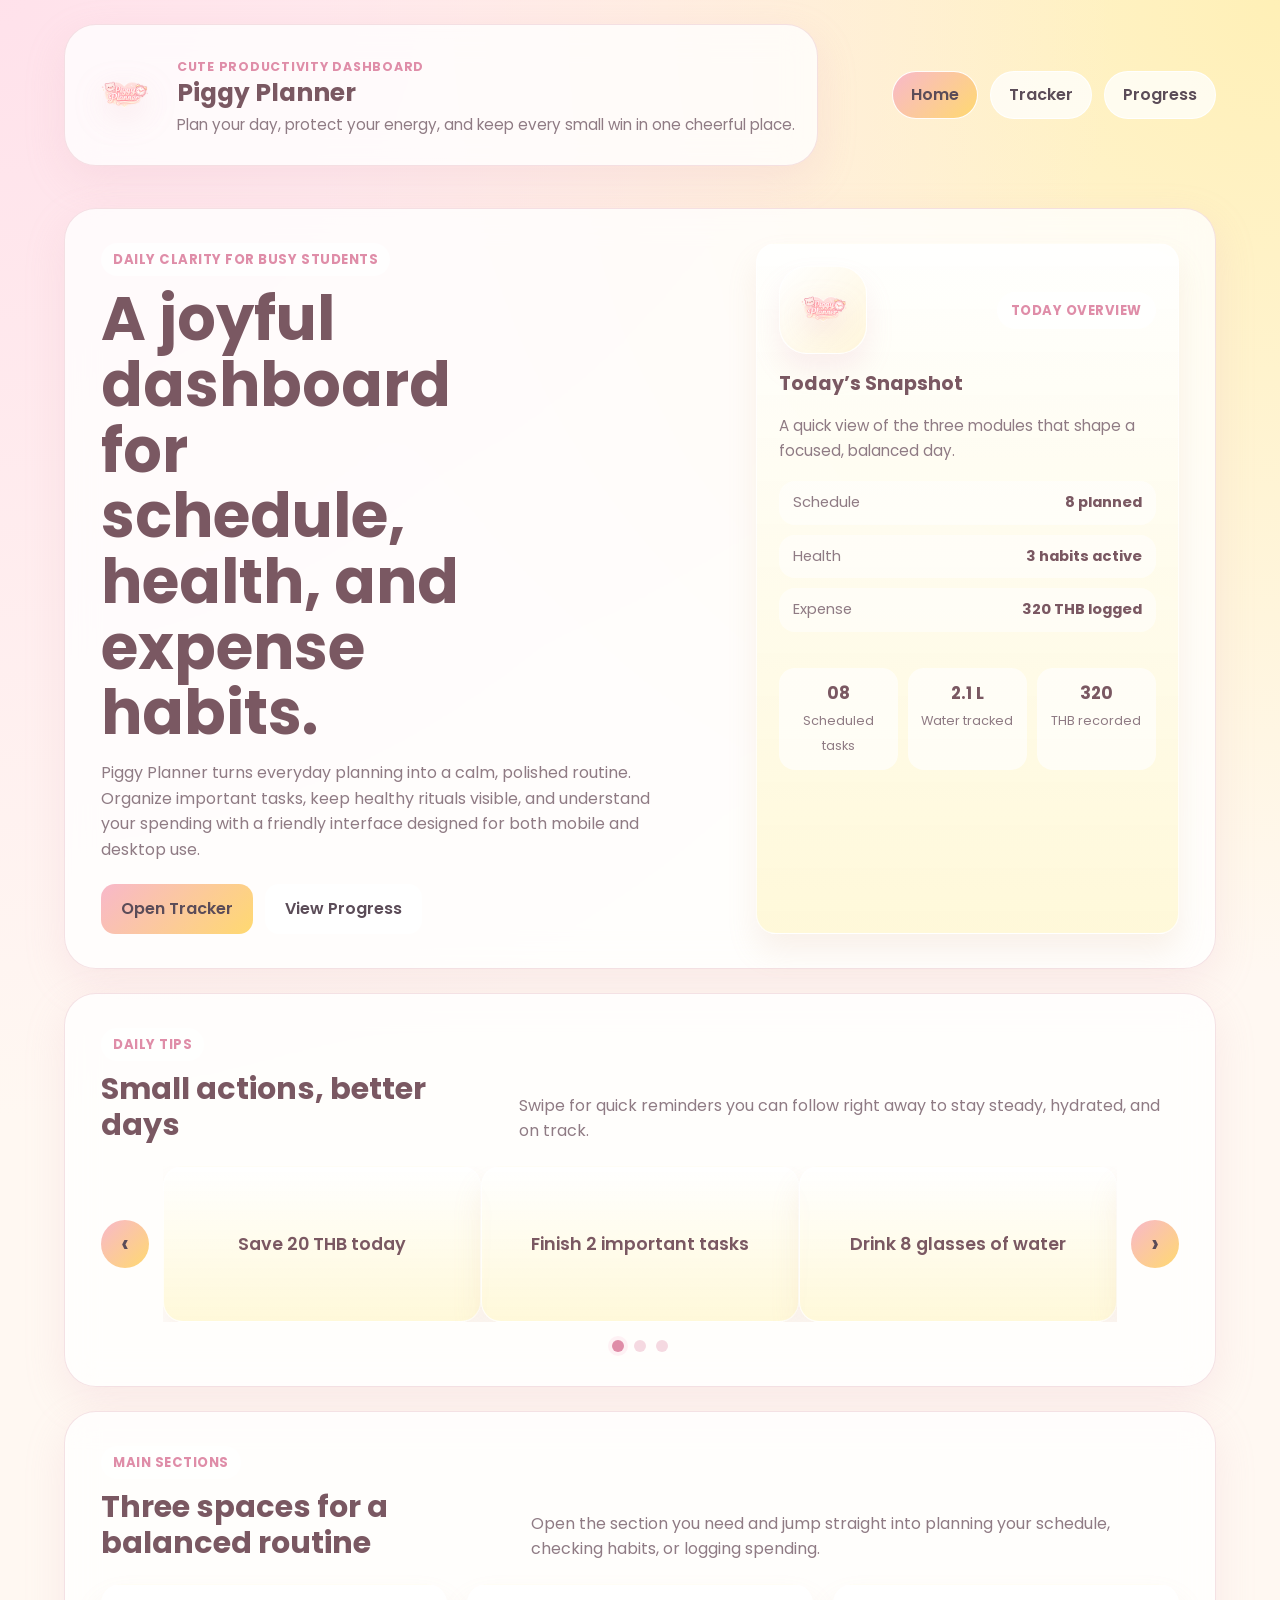
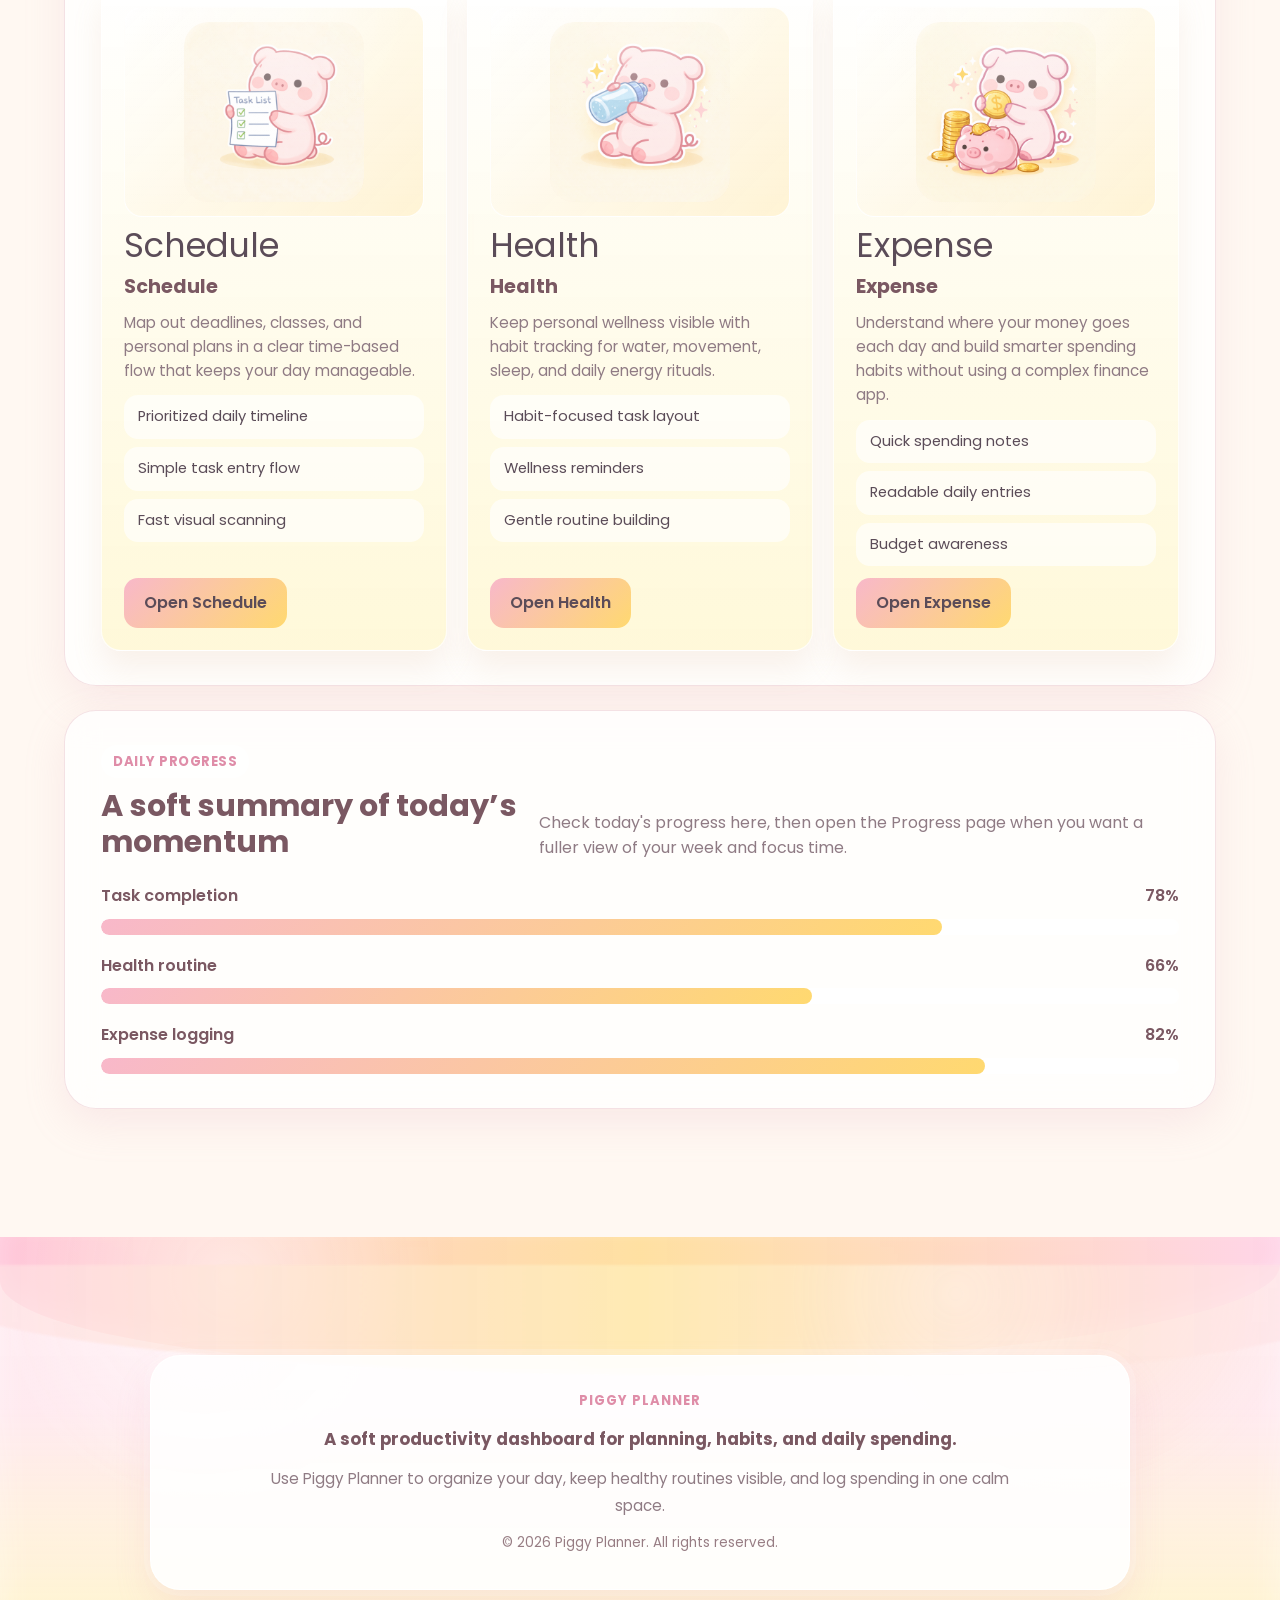
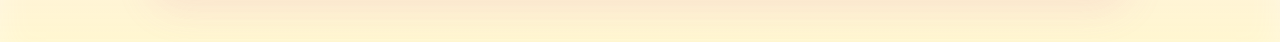
<file: index.html>
﻿<!DOCTYPE html>
<html lang="en">

<head>
  <meta charset="UTF-8">
  <meta name="viewport" content="width=device-width, initial-scale=1.0">
  <title>Piggy Planner | Smart Daily Dashboard</title>
  <meta name="description"
    content="Piggy Planner is a cute productivity dashboard for scheduling tasks, tracking healthy habits, and managing daily spending.">
  <link rel="stylesheet" href="css/style.css">
</head>

<body>
  <div class="page-shell">
    <header class="site-header">
      <div class="container header-container">
        <a class="brand" href="index.html" aria-label="Piggy Planner homepage">
          <img class="brand-logo" src="images/pig-logo.png" alt="Piggy Planner logo">
          <div class="brand-copy">
            <span class="brand-kicker">Cute productivity dashboard</span>
            <h1>Piggy Planner</h1>
            <p>Plan your day, protect your energy, and keep every small win in one cheerful place.</p>
          </div>
        </a>

        <button class="nav-toggle" type="button" aria-expanded="false" aria-controls="siteNav" aria-label="Open menu">
          <span class="nav-toggle-line"></span>
          <span class="nav-toggle-line"></span>
          <span class="nav-toggle-line"></span>
        </button>

        <nav class="main-nav" id="siteNav" aria-label="Main navigation">
          <a class="nav-link active" href="index.html">Home</a>
          <a class="nav-link" href="tracker.html">Tracker</a>
          <a class="nav-link" href="progress.html">Progress</a>
        </nav>
      </div>
    </header>

    <main class="site-main">
      <section class="hero-section">
        <div class="container hero-panel">
          <div class="hero-copy">
            <span class="eyebrow">Daily clarity for busy students</span>
            <h2 class="hero-title">A joyful dashboard for schedule, health, and expense habits.</h2>
            <p class="hero-text">
              Piggy Planner turns everyday planning into a calm, polished routine. Organize important tasks, keep
              healthy rituals visible,
              and understand your spending with a friendly interface designed for both mobile and desktop use.
            </p>
            <div class="hero-actions">
              <a class="primary-btn" href="tracker.html">Open Tracker</a>
              <a class="secondary-btn" href="progress.html">View Progress</a>
            </div>
          </div>

          <aside class="hero-highlight card">
            <div class="snapshot-top">
              <div class="mascot-badge">
                <img src="images/pig-logo.png" alt="Piggy Planner mascot">
              </div>
              <span class="snapshot-tag">Today overview</span>
            </div>
            <h3 class="card-title">Today&rsquo;s Snapshot</h3>
            <p class="card-text">A quick view of the three modules that shape a focused, balanced day.</p>
            <div class="snapshot-list">
              <div class="snapshot-row">
                <span>Schedule</span>
                <strong>8 planned</strong>
              </div>
              <div class="snapshot-row">
                <span>Health</span>
                <strong>3 habits active</strong>
              </div>
              <div class="snapshot-row">
                <span>Expense</span>
                <strong>320 THB logged</strong>
              </div>
            </div>
            <div class="mini-stats">
              <div>
                <strong>08</strong>
                <span>Scheduled tasks</span>
              </div>
              <div>
                <strong>2.1 L</strong>
                <span>Water tracked</span>
              </div>
              <div>
                <strong>320</strong>
                <span>THB recorded</span>
              </div>
            </div>
          </aside>
        </div>
      </section>

      <section class="tips-section">
        <div class="container section-panel">
          <div class="section-heading">
            <div>
              <span class="eyebrow">Daily Tips</span>
              <h2 class="section-title">Small actions, better days</h2>
            </div>
            <p class="section-text">Swipe for quick reminders you can follow right away to stay steady, hydrated, and on track.</p>
          </div>

          <div class="tips-carousel" id="tipsCarousel">
            <button class="carousel-control carousel-prev" type="button" aria-label="Previous tip">&#8249;</button>

            <div class="carousel-viewport">
              <div class="carousel-track" id="tipsTrack">
                <article class="card tip-card">
                  <p class="tip-text">Save 20 THB today</p>
                </article>
                <article class="card tip-card">
                  <p class="tip-text">Finish 2 important tasks</p>
                </article>
                <article class="card tip-card">
                  <p class="tip-text">Drink 8 glasses of water</p>
                </article>
                <article class="card tip-card">
                  <p class="tip-text">Walk at least 5000 steps</p>
                </article>
                <article class="card tip-card">
                  <p class="tip-text">Review today&rsquo;s expenses</p>
                </article>
              </div>
            </div>

            <button class="carousel-control carousel-next" type="button" aria-label="Next tip">&#8250;</button>
          </div>

          <div class="carousel-dots" id="carouselDots" aria-label="Tips navigation"></div>
        </div>
      </section>

      <section class="dashboard-section">
        <div class="container section-panel">
          <div class="section-heading">
            <div>
              <span class="eyebrow">Main Sections</span>
              <h2 class="section-title">Three spaces for a balanced routine</h2>
            </div>
            <p class="section-text">Open the section you need and jump straight into planning your schedule, checking habits, or logging spending.</p>
          </div>

          <div class="card-grid">
            <article class="card dashboard-card schedule-card">
              <div class="module-visual">
                <img src="images/PigTask.png" alt="Piggy planning tasks">
              </div>
              <div class="card-icon" aria-hidden="true">Schedule</div>
              <h3 class="card-title">Schedule</h3>
              <p class="card-text">Map out deadlines, classes, and personal plans in a clear time-based flow that keeps
                your day manageable.</p>
              <ul class="feature-points">
                <li>Prioritized daily timeline</li>
                <li>Simple task entry flow</li>
                <li>Fast visual scanning</li>
              </ul>
              <a href="tracker.html#schedule" class="card-btn">Open Schedule</a>
            </article>

            <article class="card dashboard-card health-card">
              <div class="module-visual">
                <img src="images/PigWater.png" alt="Piggy drinking water">
              </div>
              <div class="card-icon" aria-hidden="true">Health</div>
              <h3 class="card-title">Health</h3>
              <p class="card-text">Keep personal wellness visible with habit tracking for water, movement, sleep, and
                daily energy rituals.</p>
              <ul class="feature-points">
                <li>Habit-focused task layout</li>
                <li>Wellness reminders</li>
                <li>Gentle routine building</li>
              </ul>
              <a href="tracker.html#health" class="card-btn">Open Health</a>
            </article>

            <article class="card dashboard-card expense-card">
              <div class="module-visual">
                <img src="images/PigCoin.png" alt="Piggy saving money">
              </div>
              <div class="card-icon" aria-hidden="true">Expense</div>
              <h3 class="card-title">Expense</h3>
              <p class="card-text">Understand where your money goes each day and build smarter spending habits without
                using a complex finance app.</p>
              <ul class="feature-points">
                <li>Quick spending notes</li>
                <li>Readable daily entries</li>
                <li>Budget awareness</li>
              </ul>
              <a href="tracker.html#expense" class="card-btn">Open Expense</a>
            </article>
          </div>
        </div>
      </section>

      <section class="overview-section">
        <div class="container section-panel">
          <div class="section-heading">
            <div>
              <span class="eyebrow">Daily Progress</span>
              <h2 class="section-title">A soft summary of today&rsquo;s momentum</h2>
            </div>
            <p class="section-text">Check today's progress here, then open the Progress page when you want a fuller view of your week and focus time.</p>
          </div>

          <div class="progress-list">
            <div class="progress-item">
              <div class="progress-meta">
                <span class="progress-label">Task completion</span>
                <span class="progress-value">78%</span>
              </div>
              <div class="progress-bar">
                <span class="progress-fill fill-schedule"></span>
              </div>
            </div>

            <div class="progress-item">
              <div class="progress-meta">
                <span class="progress-label">Health routine</span>
                <span class="progress-value">66%</span>
              </div>
              <div class="progress-bar">
                <span class="progress-fill fill-health"></span>
              </div>
            </div>

            <div class="progress-item">
              <div class="progress-meta">
                <span class="progress-label">Expense logging</span>
                <span class="progress-value">82%</span>
              </div>
              <div class="progress-bar">
                <span class="progress-fill fill-expense"></span>
              </div>
            </div>
          </div>
        </div>
      </section>
    </main>

    <footer class="site-footer">
      <div class="container footer-inner">
        <span class="footer-kicker">Piggy Planner</span>
        <p class="footer-text">A soft productivity dashboard for planning, habits, and daily spending.</p>
        <p class="footer-note">Use Piggy Planner to organize your day, keep healthy routines visible, and log spending in one calm space.</p>
        <p class="footer-copy">&copy; 2026 Piggy Planner. All rights reserved.</p>
      </div>
    </footer>
  </div>

  <script src="js/carousel.js"></script>
  <script src="https://code.jquery.com/jquery-3.7.1.min.js"
    integrity="sha256-/JqT3SQfawRcv/BIHPThkBvs0OEvtFFmqPF/lYI/Cxo="
    crossorigin="anonymous"></script>
  <script src="js/nav.js"></script>
</body>

</html>
</file>
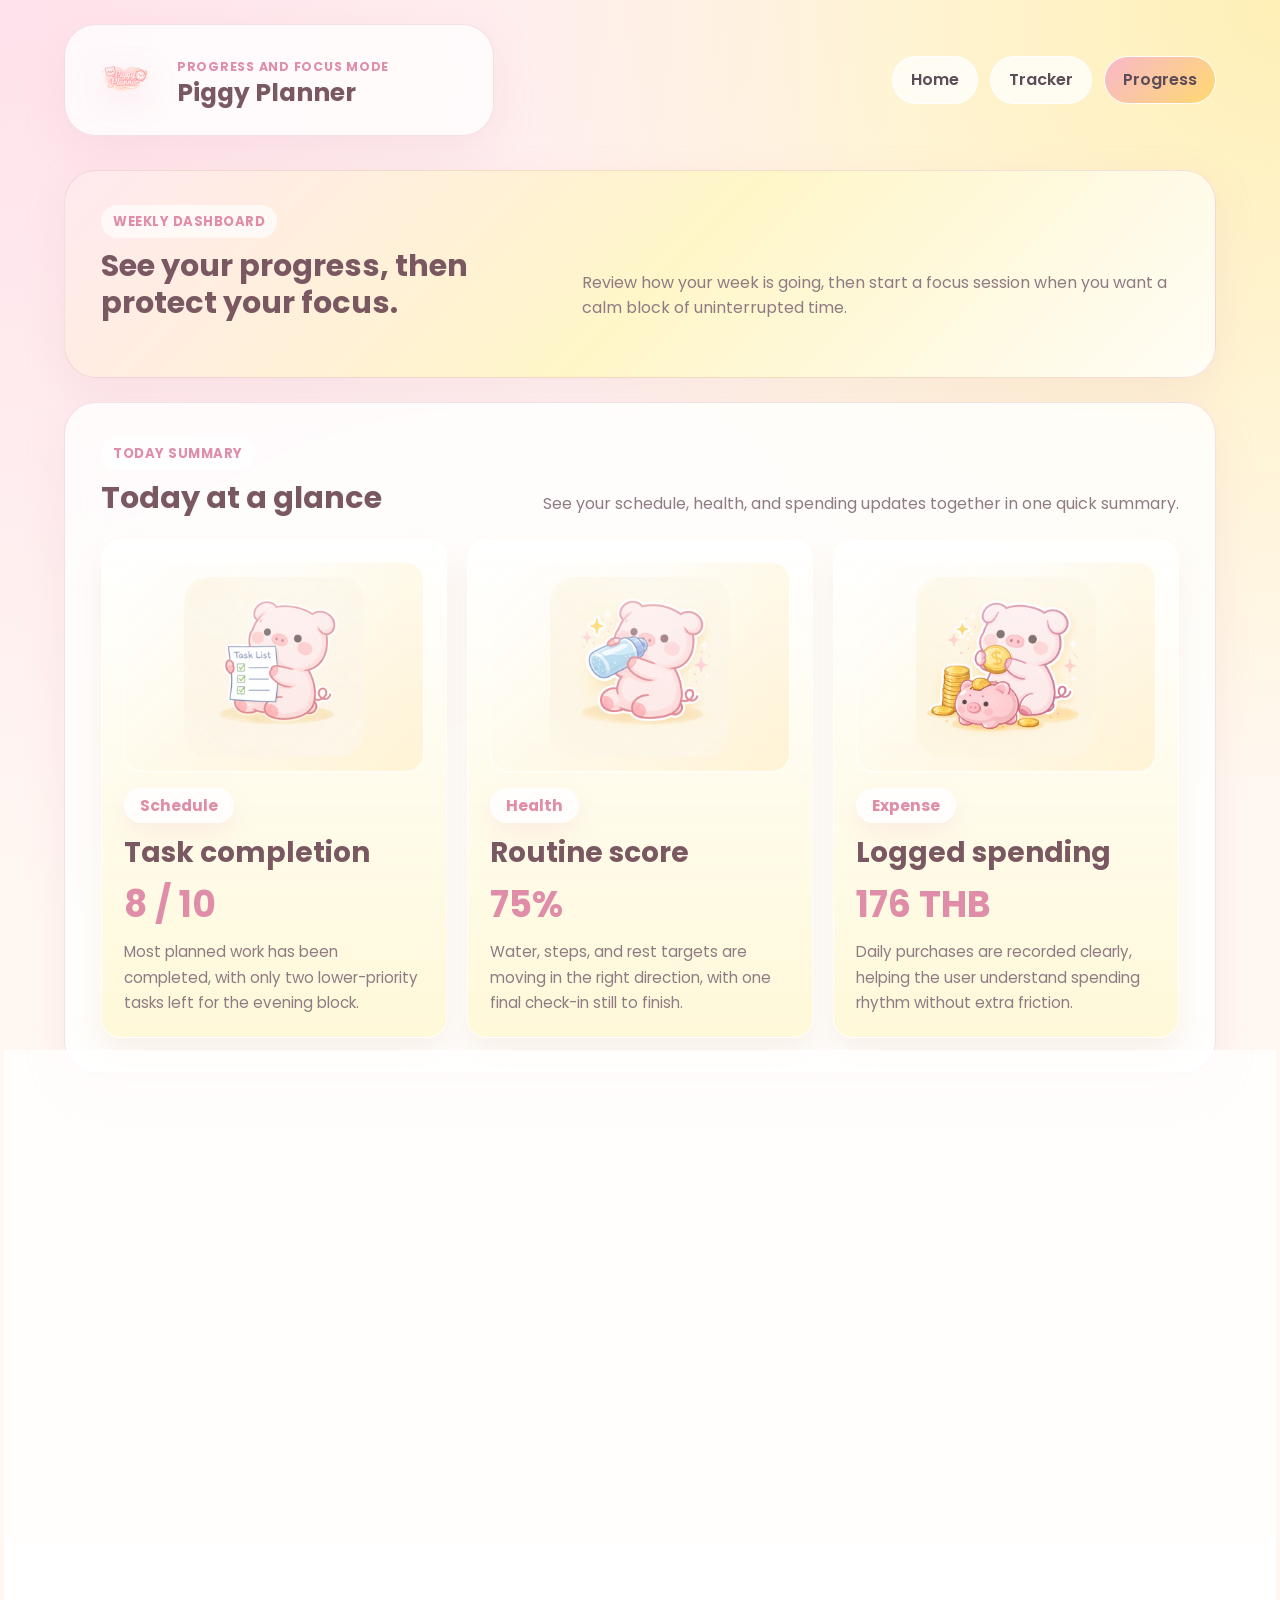
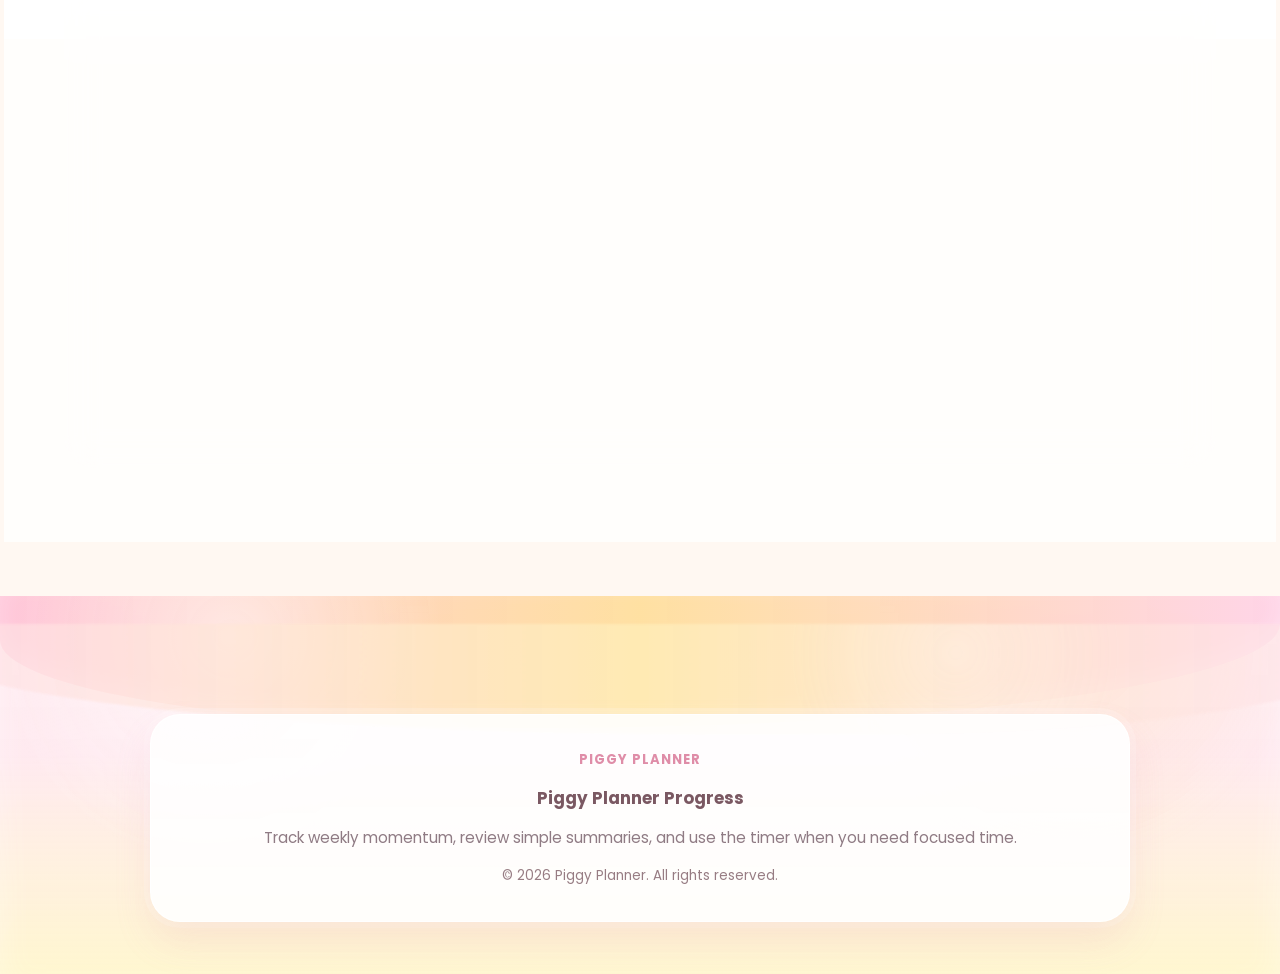
<file: progress.html>
﻿<!DOCTYPE html>
<html lang="en">

<head>
  <meta charset="UTF-8">
  <meta name="viewport" content="width=device-width, initial-scale=1.0">
  <title>Piggy Planner | Progress and Focus</title>
  <meta name="description"
    content="Monitor daily progress, view visual summaries, and use a built-in Pomodoro timer with Piggy Planner.">
  <link rel="stylesheet" href="css/style.css">
</head>

<body>
  <div class="page-shell">
    <header class="site-header compact-header">
      <div class="container header-container">
        <a class="brand brand-small" href="index.html" aria-label="Piggy Planner homepage">
          <img class="brand-logo" src="images/pig-logo.png" alt="Piggy Planner logo">
          <div class="brand-copy">
            <span class="brand-kicker">Progress and focus mode</span>
            <h1>Piggy Planner</h1>
          </div>
        </a>

        <button class="nav-toggle" type="button" aria-expanded="false" aria-controls="siteNav" aria-label="Open menu">
          <span class="nav-toggle-line"></span>
          <span class="nav-toggle-line"></span>
          <span class="nav-toggle-line"></span>
        </button>

        <nav class="main-nav" id="siteNav" aria-label="Main navigation">
          <a class="nav-link" href="index.html">Home</a>
          <a class="nav-link" href="tracker.html">Tracker</a>
          <a class="nav-link active" href="progress.html">Progress</a>
        </nav>
      </div>
    </header>

    <main class="site-main">
      <section class="page-banner">
        <div class="container section-panel banner-panel">
          <div class="section-heading">
            <div>
              <span class="eyebrow">Weekly dashboard</span>
              <h2 class="section-title">See your progress, then protect your focus.</h2>
            </div>
            <p class="section-text">Review how your week is going, then start a focus session when you want a calm block of uninterrupted time.</p>
          </div>
        </div>
      </section>

      <section class="summary-section">
        <div class="container section-panel">
          <div class="section-heading">
            <div>
              <span class="eyebrow">Today Summary</span>
              <h2 class="section-title">Today at a glance</h2>
            </div>
            <p class="section-text">See your schedule, health, and spending updates together in one quick summary.</p>
          </div>

          <div class="card-grid summary-grid">
            <article class="card summary-card">
              <div class="summary-visual">
                <img src="images/PigTask.png" alt="Piggy planning tasks">
              </div>
              <span class="summary-tag">Schedule</span>
              <h3 class="card-title">Task completion</h3>
              <p class="card-number">8 / 10</p>
              <p class="card-text">Most planned work has been completed, with only two lower-priority tasks left for the
                evening block.</p>
            </article>

            <article class="card summary-card">
              <div class="summary-visual">
                <img src="images/PigWater.png" alt="Piggy drinking water">
              </div>
              <span class="summary-tag">Health</span>
              <h3 class="card-title">Routine score</h3>
              <p class="card-number">75%</p>
              <p class="card-text">Water, steps, and rest targets are moving in the right direction, with one final
                check-in still to finish.</p>
            </article>

            <article class="card summary-card">
              <div class="summary-visual">
                <img src="images/PigCoin.png" alt="Piggy saving money">
              </div>
              <span class="summary-tag">Expense</span>
              <h3 class="card-title">Logged spending</h3>
              <p class="card-number">176 THB</p>
              <p class="card-text">Daily purchases are recorded clearly, helping the user understand spending rhythm
                without extra friction.</p>
            </article>
          </div>
        </div>
      </section>

      <section class="chart-section">
        <div class="container section-panel">
          <div class="section-heading">
            <div>
              <span class="eyebrow">Visual Progress</span>
              <h2 class="section-title">Weekly productivity rhythm</h2>
            </div>
            <p class="section-text">Use the weekly chart to spot busy days, lighter days, and the pace you're keeping across the week.</p>
          </div>

          <div class="card chart-card">
            <div class="chart-bars" aria-label="Weekly productivity chart">
              <div class="chart-column">
                <span class="chart-bar h-72"></span>
                <strong>Mon</strong>
              </div>
              <div class="chart-column">
                <span class="chart-bar h-88"></span>
                <strong>Tue</strong>
              </div>
              <div class="chart-column">
                <span class="chart-bar h-64"></span>
                <strong>Wed</strong>
              </div>
              <div class="chart-column">
                <span class="chart-bar h-92"></span>
                <strong>Thu</strong>
              </div>
              <div class="chart-column">
                <span class="chart-bar h-78"></span>
                <strong>Fri</strong>
              </div>
              <div class="chart-column">
                <span class="chart-bar h-58"></span>
                <strong>Sat</strong>
              </div>
              <div class="chart-column">
                <span class="chart-bar h-84"></span>
                <strong>Sun</strong>
              </div>
            </div>
          </div>
        </div>
      </section>

      <section class="timer-section">
        <div class="container section-panel">
          <div class="section-heading">
            <div>
              <span class="eyebrow">Pomodoro Timer</span>
              <h2 class="section-title">Focus with a simple 25-minute session</h2>
            </div>
            <p class="section-text">Start the timer when you want one simple focus block for study, admin work, or a quick reset.</p>
          </div>

          <div class="card timer-card">
            <p class="timer-label">Focus Session</p>
            <p class="timer-display" id="timerDisplay">25:00</p>
            <p class="timer-status" id="timerStatus">Ready to begin a calm and focused session.</p>

            <div class="timer-buttons">
              <button class="timer-btn primary-btn" id="startTimer" type="button">Start</button>
              <button class="timer-btn secondary-btn alt-btn" id="pauseTimer" type="button">Pause</button>
              <button class="timer-btn ghost-btn" id="resetTimer" type="button">Reset</button>
            </div>
          </div>
        </div>
      </section>
    </main>

    <footer class="site-footer">
      <div class="container footer-inner">
        <span class="footer-kicker">Piggy Planner</span>
        <p class="footer-text">Piggy Planner Progress</p>
        <p class="footer-note">Track weekly momentum, review simple summaries, and use the timer when you need focused time.</p>
        <p class="footer-copy">&copy; 2026 Piggy Planner. All rights reserved.</p>
      </div>
    </footer>
  </div>

  <script src="js/timer.js"></script>
  <script src="https://code.jquery.com/jquery-3.7.1.min.js"
    integrity="sha256-/JqT3SQfawRcv/BIHPThkBvs0OEvtFFmqPF/lYI/Cxo="
    crossorigin="anonymous"></script>
  <script src="js/nav.js"></script>
</body>

</html>
</file>
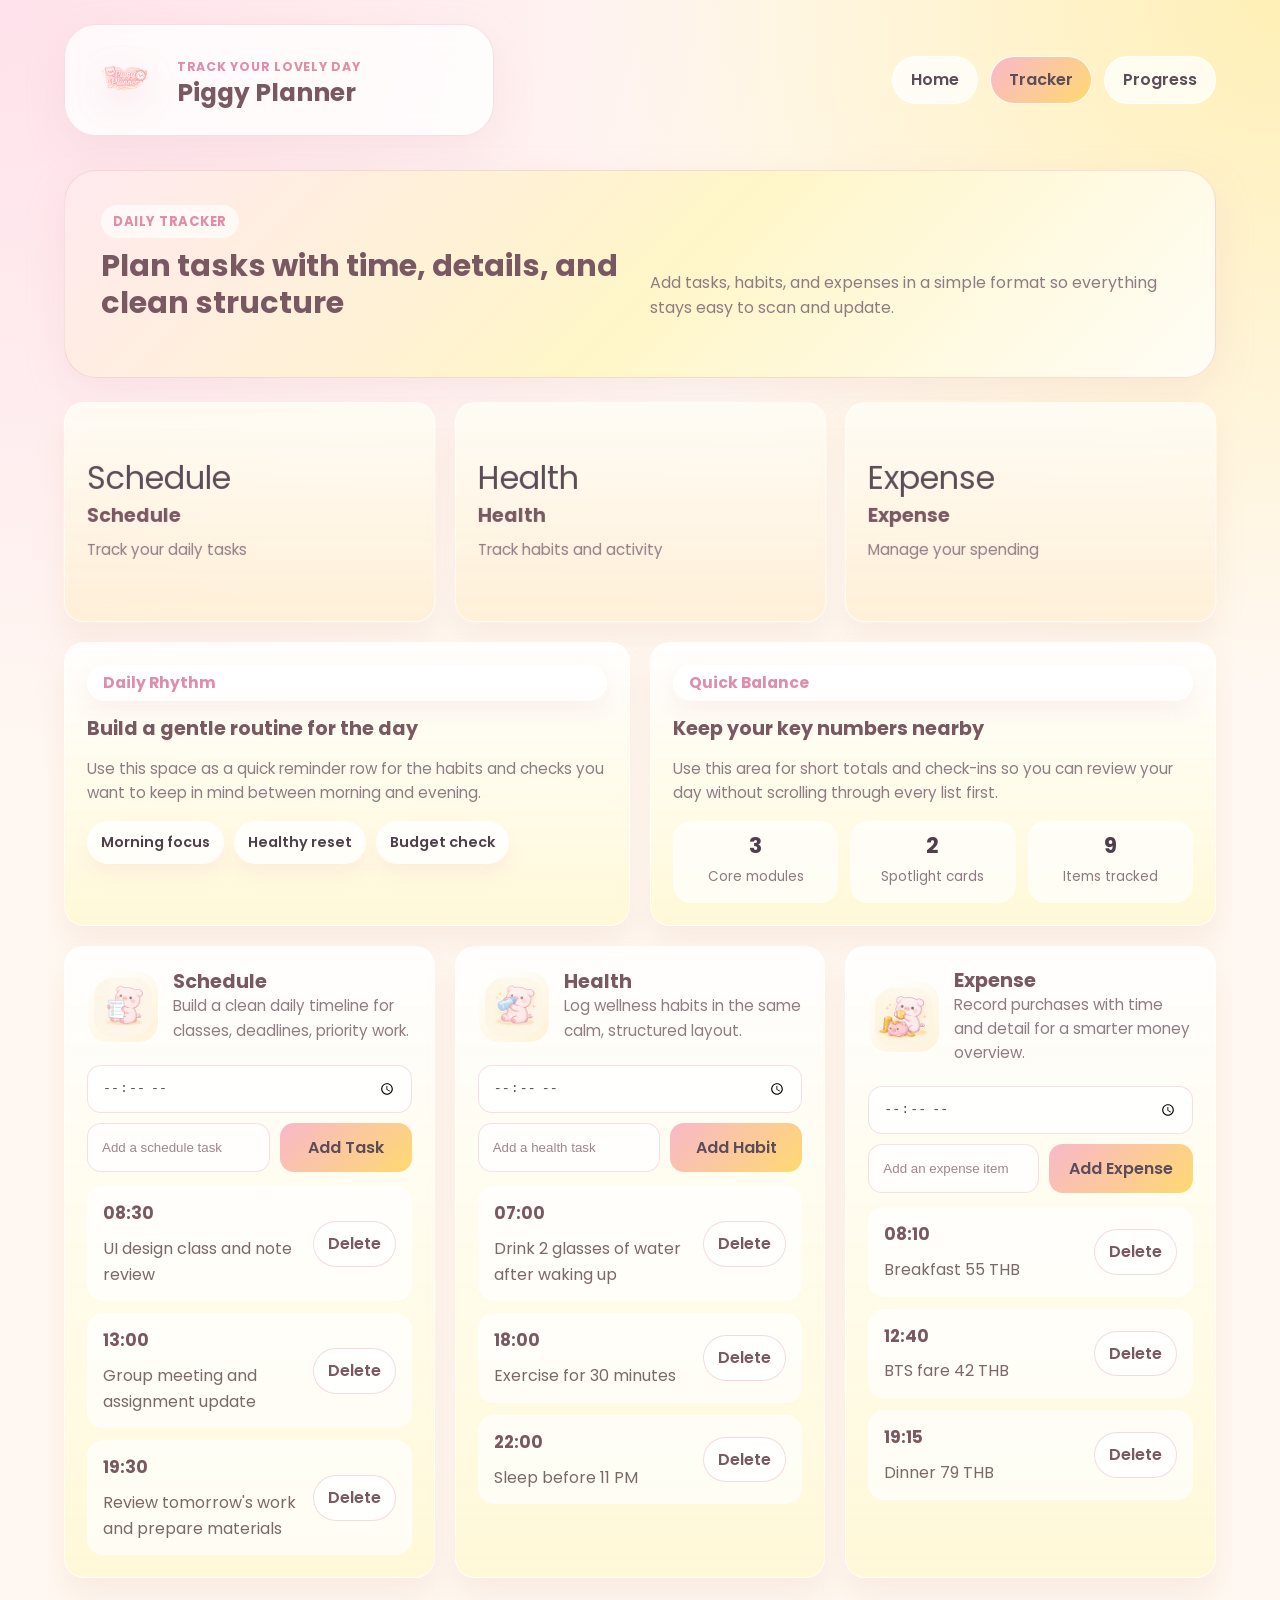
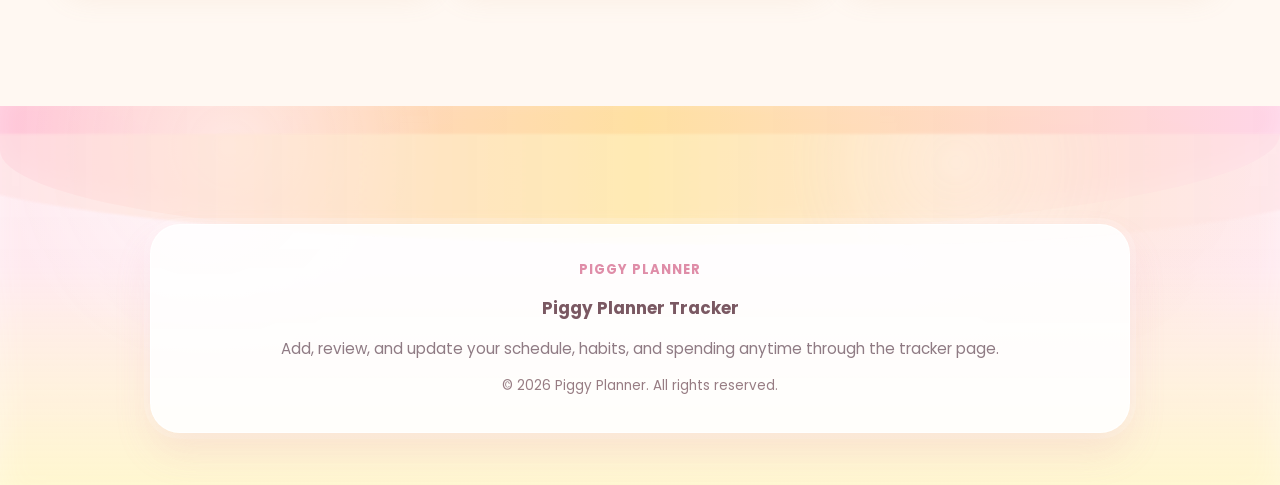
<file: tracker.html>
﻿<!DOCTYPE html>
<html lang="en">

<head>
  <meta charset="UTF-8">
  <meta name="viewport" content="width=device-width, initial-scale=1.0">
  <title>Piggy Planner | Tracker</title>
  <meta name="description" content="Piggy Planner tracker page for schedule, health, and expense planning.">
  <link rel="stylesheet" href="css/style.css">
</head>

<body>
  <div class="page-shell">
    <header class="site-header compact-header">
      <div class="container header-container">
        <a class="brand brand-small" href="index.html" aria-label="Piggy Planner Home">
          <img class="brand-logo" src="images/pig-logo.png" alt="Piggy Planner logo">
          <div class="brand-copy">
            <span class="brand-kicker">Track your lovely day</span>
            <h1>Piggy Planner</h1>
          </div>
        </a>

        <button class="nav-toggle" type="button" aria-expanded="false" aria-controls="siteNav" aria-label="Open menu">
          <span class="nav-toggle-line"></span>
          <span class="nav-toggle-line"></span>
          <span class="nav-toggle-line"></span>
        </button>

        <nav class="main-nav" id="siteNav" aria-label="Main navigation">
          <a class="nav-link" href="index.html">Home</a>
          <a class="nav-link active" href="tracker.html">Tracker</a>
          <a class="nav-link" href="progress.html">Progress</a>
        </nav>
      </div>
    </header>

    <main class="site-main">
      <section class="page-banner">
        <div class="container section-panel banner-panel">
          <div class="section-heading">
            <div>
              <span class="eyebrow">Daily Tracker</span>
              <h2 class="section-title">Plan tasks with time, details, and clean structure</h2>
            </div>
            <p class="section-text">Add tasks, habits, and expenses in a simple format so everything stays easy to scan and update.</p>
          </div>
        </div>
      </section>

      <section class="tracker-section">
        <div class="container">
          <div class="flip-card-grid">
            <article class="flip-card" tabindex="0">
              <div class="flip-card-inner">
                <div class="flip-card-face flip-card-front card">
                  <span class="flip-icon" aria-hidden="true">Schedule</span>
                  <h3 class="card-title">Schedule</h3>
                  <p class="card-text">Track your daily tasks</p>
                </div>
                <div class="flip-card-face flip-card-back card">
                  <h3 class="card-title">Schedule</h3>
                  <p class="flip-stat">Tasks today: 5</p>
                  <p class="flip-stat">Completed: 3</p>
                  <p class="flip-stat">Remaining: 2</p>
                </div>
              </div>
            </article>

            <article class="flip-card" tabindex="0">
              <div class="flip-card-inner">
                <div class="flip-card-face flip-card-front card">
                  <span class="flip-icon" aria-hidden="true">Health</span>
                  <h3 class="card-title">Health</h3>
                  <p class="card-text">Track habits and activity</p>
                </div>
                <div class="flip-card-face flip-card-back card">
                  <h3 class="card-title">Health</h3>
                  <p class="flip-stat">Water: 5/8</p>
                  <p class="flip-stat">Steps: 6200</p>
                </div>
              </div>
            </article>

            <article class="flip-card" tabindex="0">
              <div class="flip-card-inner">
                <div class="flip-card-face flip-card-front card">
                  <span class="flip-icon" aria-hidden="true">Expense</span>
                  <h3 class="card-title">Expense</h3>
                  <p class="card-text">Manage your spending</p>
                </div>
                <div class="flip-card-face flip-card-back card">
                  <h3 class="card-title">Expense</h3>
                  <p class="flip-stat">Spent today: 350 THB</p>
                  <p class="flip-stat">Budget left: 650 THB</p>
                </div>
              </div>
            </article>
          </div>

          <div class="tracker-feature-grid" aria-label="Tracker highlights">
            <article class="card tracker-feature-card tracker-feature-card-wide">
              <span class="summary-tag">Daily Rhythm</span>
              <h3 class="card-title">Build a gentle routine for the day</h3>
              <p class="card-text">Use this space as a quick reminder row for the habits and checks you want to keep in mind between morning and evening.</p>
              <div class="tracker-pill-list" aria-label="Daily rhythm highlights">
                <span class="tracker-pill">Morning focus</span>
                <span class="tracker-pill">Healthy reset</span>
                <span class="tracker-pill">Budget check</span>
              </div>
            </article>

            <article class="card tracker-feature-card tracker-feature-card-metrics">
              <span class="summary-tag">Quick Balance</span>
              <h3 class="card-title">Keep your key numbers nearby</h3>
              <p class="card-text">Use this area for short totals and check-ins so you can review your day without scrolling through every list first.</p>
              <div class="tracker-feature-metrics">
                <div>
                  <strong>3</strong>
                  <span>Core modules</span>
                </div>
                <div>
                  <strong>2</strong>
                  <span>Spotlight cards</span>
                </div>
                <div>
                  <strong>9</strong>
                  <span>Items tracked</span>
                </div>
              </div>
            </article>
          </div>

          <div class="card-grid tracker-grid">
            <article class="card tracker-card" id="schedule">
              <div class="tracker-head">
                <div class="tracker-head-visual">
                  <img src="images/PigTask.png" alt="Piggy planning tasks">
                </div>
                <div>
                  <h3 class="card-title">Schedule</h3>
                  <p class="card-text">Build a clean daily timeline for classes, deadlines,  priority work.</p>
                </div>
              </div>

              <form class="tracker-form" data-target="scheduleList">
                <label class="sr-only" for="scheduleTime">Schedule time</label>
                <input class="tracker-input tracker-time-input" id="scheduleTime" name="taskTime" type="time">
                <label class="sr-only" for="scheduleTask">Schedule task</label>
                <input class="tracker-input tracker-task-input" id="scheduleTask" name="taskText" type="text"
                  placeholder="Add a schedule task" maxlength="60">
                <button class="tracker-add-btn" type="submit">Add Task</button>
              </form>

              <ul class="tracker-list" id="scheduleList">
                <li class="tracker-item">
                  <p class="task-time">08:30</p>
                  <p class="task-text">UI design class and note review</p>
                </li>
                <li class="tracker-item">
                  <p class="task-time">13:00</p>
                  <p class="task-text">Group meeting and assignment update</p>
                </li>
                <li class="tracker-item">
                  <p class="task-time">19:30</p>
                  <p class="task-text">Review tomorrow's work and prepare materials</p>
                </li>
              </ul>
            </article>

            <article class="card tracker-card" id="health">
              <div class="tracker-head">
                <div class="tracker-head-visual">
                  <img src="images/PigWater.png" alt="Piggy drinking water">
                </div>
                <div>
                  <h3 class="card-title">Health</h3>
                  <p class="card-text">Log wellness habits in the same calm, structured layout.</p>
                </div>
              </div>

              <form class="tracker-form" data-target="healthList">
                <label class="sr-only" for="healthTime">Health time</label>
                <input class="tracker-input tracker-time-input" id="healthTime" name="taskTime" type="time">
                <label class="sr-only" for="healthTask">Health task</label>
                <input class="tracker-input tracker-task-input" id="healthTask" name="taskText" type="text"
                  placeholder="Add a health task" maxlength="60">
                <button class="tracker-add-btn" type="submit">Add Habit</button>
              </form>

              <ul class="tracker-list" id="healthList">
                <li class="tracker-item">
                  <p class="task-time">07:00</p>
                  <p class="task-text">Drink 2 glasses of water after waking up</p>
                </li>
                <li class="tracker-item">
                  <p class="task-time">18:00</p>
                  <p class="task-text">Exercise for 30 minutes</p>
                </li>
                <li class="tracker-item">
                  <p class="task-time">22:00</p>
                  <p class="task-text">Sleep before 11 PM</p>
                </li>
              </ul>
            </article>

            <article class="card tracker-card" id="expense">
              <div class="tracker-head">
                <div class="tracker-head-visual">
                  <img src="images/PigCoin.png" alt="Piggy saving money">
                </div>
                <div>
                  <h3 class="card-title">Expense</h3>
                  <p class="card-text">Record purchases with time and detail for a smarter money overview.</p>
                </div>
              </div>

              <form class="tracker-form" data-target="expenseList">
                <label class="sr-only" for="expenseTime">Expense time</label>
                <input class="tracker-input tracker-time-input" id="expenseTime" name="taskTime" type="time">
                <label class="sr-only" for="expenseTask">Expense item</label>
                <input class="tracker-input tracker-task-input" id="expenseTask" name="taskText" type="text"
                  placeholder="Add an expense item" maxlength="60">
                <button class="tracker-add-btn" type="submit">Add Expense</button>
              </form>

              <ul class="tracker-list" id="expenseList">
                <li class="tracker-item">
                  <p class="task-time">08:10</p>
                  <p class="task-text">Breakfast 55 THB</p>
                </li>
                <li class="tracker-item">
                  <p class="task-time">12:40</p>
                  <p class="task-text">BTS fare 42 THB</p>
                </li>
                <li class="tracker-item">
                  <p class="task-time">19:15</p>
                  <p class="task-text">Dinner 79 THB</p>
                </li>
              </ul>
            </article>
          </div>
        </div>
      </section>
    </main>

    <footer class="site-footer">
      <div class="container footer-inner">
        <span class="footer-kicker">Piggy Planner</span>
        <p class="footer-text">Piggy Planner Tracker</p>
        <p class="footer-note">Add, review, and update your schedule, habits, and spending anytime through the tracker page.</p>
        <p class="footer-copy">&copy; 2026 Piggy Planner. All rights reserved.</p>
      </div>
    </footer>
  </div>

  <script src="js/tracker-input.js"></script>
  <script src="https://code.jquery.com/jquery-3.7.1.min.js"
    integrity="sha256-/JqT3SQfawRcv/BIHPThkBvs0OEvtFFmqPF/lYI/Cxo="
    crossorigin="anonymous"></script>
  <script src="js/nav.js"></script>
</body>

</html>
</file>
<file: css/style.css>
@font-face {
  font-family: "Poppins";
  src: url("../fonts/Poppins-Regular.ttf") format("truetype");
  font-weight: 400;
}
@font-face {
  font-family: "Poppins";
  src: url("../fonts/Poppins-SemiBold.ttf") format("truetype");
  font-weight: 600;
}
@font-face {
  font-family: "Poppins";
  src: url("../fonts/Poppins-Bold.ttf") format("truetype");
  font-weight: 700;
}
* {
  margin: 0;
  padding: 0;
  box-sizing: border-box;
}

html {
  scroll-behavior: smooth;
}

body {
  font-family: "Poppins", sans-serif;
  background: radial-gradient(circle at top left, rgba(255, 223, 234, 0.9), transparent 32%), radial-gradient(circle at right top, rgba(255, 239, 176, 0.9), transparent 28%), #fff8f2;
  color: #5b4c58;
  line-height: 1.6;
  min-height: 100vh;
}

img {
  max-width: 100%;
  display: block;
}

a {
  text-decoration: none;
  color: inherit;
}

ul {
  list-style: none;
}

button {
  border: none;
  font: inherit;
  cursor: pointer;
}

.container {
  width: 90%;
  max-width: 1180px;
  margin: 0 auto;
}

.page-shell {
  overflow: hidden;
}

.site-main {
  padding: 28px 0 48px;
}

.section-title {
  font-size: 1.9rem;
  color: #7a5862;
  line-height: 1.2;
}

.section-text {
  color: #8f7b84;
  font-size: 1rem;
  max-width: 660px;
}

.eyebrow {
  display: inline-block;
  margin-bottom: 10px;
  padding: 6px 12px;
  border-radius: 999px;
  background-color: rgba(255, 255, 255, 0.68);
  color: #df8da8;
  font-size: 0.82rem;
  font-weight: 700;
  letter-spacing: 0.04em;
  text-transform: uppercase;
}

.section-heading {
  display: flex;
  flex-direction: column;
  gap: 12px;
  margin-bottom: 22px;
}

.sr-only {
  position: absolute;
  width: 1px;
  height: 1px;
  padding: 0;
  margin: -1px;
  overflow: hidden;
  clip: rect(0, 0, 0, 0);
  white-space: nowrap;
  border: 0;
}

.site-header {
  padding: 24px 0 14px;
  position: relative;
}
.site-header .header-container {
  display: flex;
  flex-direction: column;
  gap: 18px;
  align-items: stretch;
  position: relative;
}

.compact-header {
  padding-bottom: 6px;
}

.brand {
  background: rgba(255, 255, 255, 0.78);
  backdrop-filter: blur(16px);
  border: 1px solid rgba(222, 164, 178, 0.32);
  padding: 18px 18px 16px;
  border-radius: 32px;
  box-shadow: 0 14px 40px rgba(222, 168, 181, 0.18);
  display: grid;
  grid-template-columns: 1fr;
  align-items: center;
  gap: 16px;
  text-align: center;
}

.brand-small {
  padding: 16px 18px;
}

.brand-logo {
  width: 74px;
  margin-inline: auto;
  filter: drop-shadow(0 10px 16px rgba(223, 141, 168, 0.18));
  transition: transform 0.32s ease;
}

.brand:hover .brand-logo {
  transform: rotate(-4deg) scale(1.04);
}

.brand-copy h1 {
  color: #7a5862;
  font-size: 1.55rem;
  line-height: 1.15;
}

.brand-copy p {
  color: #8f7b84;
  font-size: 0.95rem;
  margin-top: 6px;
}

.brand-kicker {
  color: #df8da8;
  font-size: 0.78rem;
  font-weight: 700;
  letter-spacing: 0.06em;
  text-transform: uppercase;
}

.main-nav {
  display: flex;
  position: absolute;
  top: calc(100% - 2px);
  right: 0;
  left: 0;
  z-index: 2;
  width: 100%;
  flex-direction: column;
  align-items: stretch;
  gap: 10px;
  padding: 14px;
  border-radius: 24px;
  background: rgba(255, 255, 255, 0.92);
  border: 1px solid rgba(255, 255, 255, 0.92);
  box-shadow: 0 24px 40px rgba(222, 168, 181, 0.18);
  opacity: 0;
  visibility: hidden;
  transform: translateY(-10px) scale(0.98);
  pointer-events: none;
  transition: opacity 0.32s ease, transform 0.32s ease, visibility 0.32s ease;
}
.main-nav.is-open {
  opacity: 1;
  visibility: visible;
  transform: translateY(0) scale(1);
  pointer-events: auto;
}
.main-nav .nav-link {
  background: rgba(255, 255, 255, 0.75);
  color: #5b4c58;
  width: 100%;
  padding: 12px 18px;
  border-radius: 999px;
  font-weight: 600;
  border: 1px solid rgba(255, 255, 255, 0.95);
  text-align: center;
  transition: 0.32s ease;
}
.main-nav .nav-link:hover {
  transform: translateY(-2px) scale(1.02);
  box-shadow: 0 14px 40px rgba(222, 168, 181, 0.18);
}
.main-nav .nav-link.active {
  background: linear-gradient(135deg, #f8b8ca 0%, #ffd970 100%);
}

.nav-toggle {
  display: inline-flex;
  width: 52px;
  height: 52px;
  padding: 0;
  border-radius: 18px;
  background: rgba(255, 255, 255, 0.82);
  border: 1px solid rgba(255, 255, 255, 0.94);
  box-shadow: 0 14px 40px rgba(222, 168, 181, 0.18);
  align-items: center;
  justify-content: center;
  flex-direction: column;
  gap: 5px;
  transition: 0.32s ease;
  z-index: 3;
  align-self: flex-end;
  margin-top: -4px;
}

.nav-toggle:hover {
  transform: translateY(-2px) scale(1.02);
  box-shadow: 0 22px 42px rgba(223, 141, 168, 0.24);
}

.nav-toggle-line {
  width: 22px;
  height: 2px;
  border-radius: 999px;
  background: #7a5862;
  transition: transform 0.32s ease, opacity 0.32s ease;
}

.nav-toggle.is-open .nav-toggle-line:nth-child(1) {
  transform: translateY(7px) rotate(45deg);
}

.nav-toggle.is-open .nav-toggle-line:nth-child(2) {
  opacity: 0;
}

.nav-toggle.is-open .nav-toggle-line:nth-child(3) {
  transform: translateY(-7px) rotate(-45deg);
}

.hero-section,
.tips-section,
.dashboard-section,
.overview-section,
.page-banner,
.tracker-section,
.summary-section,
.chart-section,
.timer-section {
  margin-bottom: 24px;
}

.hero-panel,
.section-panel {
  background: rgba(255, 255, 255, 0.78);
  backdrop-filter: blur(16px);
  border: 1px solid rgba(222, 164, 178, 0.32);
  padding: 28px 22px;
  border-radius: 32px;
  box-shadow: 0 14px 40px rgba(222, 168, 181, 0.18);
  animation: panelReveal 0.65s ease both;
}

.hero-panel {
  display: grid;
  gap: 20px;
}

.hero-title {
  font-size: clamp(2rem, 5vw, 3.8rem);
  color: #7a5862;
  line-height: 1.08;
  max-width: 10ch;
}

.hero-text {
  max-width: 58ch;
  color: #8f7b84;
  margin-top: 14px;
}

.hero-actions {
  display: flex;
  flex-wrap: wrap;
  gap: 12px;
  margin-top: 22px;
}

.hero-highlight {
  display: flex;
  flex-direction: column;
  gap: 18px;
  min-height: 100%;
}

.snapshot-top {
  display: flex;
  align-items: center;
  justify-content: space-between;
  gap: 12px;
}

.mascot-badge {
  width: 88px;
  height: 88px;
  border-radius: 28px;
  background: linear-gradient(135deg, rgba(255, 255, 255, 0.96) 0%, rgba(255, 245, 217, 0.9) 100%);
  border: 1px solid rgba(255, 255, 255, 0.88);
  box-shadow: 0 16px 28px rgba(223, 141, 168, 0.14);
  display: flex;
  justify-content: center;
  align-items: center;
  overflow: hidden;
}

.mascot-badge img {
  width: 72px;
  height: 72px;
  object-fit: contain;
  filter: drop-shadow(0 10px 14px rgba(223, 141, 168, 0.18));
}

.snapshot-tag {
  padding: 8px 14px;
  border-radius: 999px;
  background: rgba(255, 255, 255, 0.76);
  color: #df8da8;
  font-size: 0.82rem;
  font-weight: 700;
  letter-spacing: 0.04em;
  text-transform: uppercase;
}

.snapshot-list {
  display: grid;
  gap: 10px;
}

.snapshot-row {
  display: flex;
  justify-content: space-between;
  align-items: center;
  gap: 12px;
  padding: 10px 14px;
  border-radius: 16px;
  background: rgba(255, 255, 255, 0.54);
}

.snapshot-row span {
  color: #8f7b84;
  font-size: 0.92rem;
}

.snapshot-row strong {
  color: #7a5862;
  font-size: 0.92rem;
}

.mini-stats {
  display: grid;
  grid-template-columns: 1fr;
  gap: 10px;
  margin-top: 18px;
}

.mini-stats div {
  padding: 12px;
  background: rgba(255, 255, 255, 0.66);
  border-radius: 16px;
  text-align: center;
}

.mini-stats strong {
  display: block;
  color: #7a5862;
  font-size: 1.05rem;
}

.mini-stats span {
  font-size: 0.8rem;
  color: #8f7b84;
}

.banner-panel {
  background: linear-gradient(135deg, #ffe9ef 0%, #fff6c8 52%, #fffdf6 100%);
}

.site-footer {
  position: relative;
  background: radial-gradient(circle at 16% 16%, rgba(255, 255, 255, 0.5), transparent 18%), radial-gradient(circle at 84% 12%, rgba(255, 217, 112, 0.18), transparent 20%), linear-gradient(180deg, rgba(255, 237, 242, 0.94) 0%, rgba(255, 233, 239, 0.96) 42%, rgba(255, 246, 200, 0.82) 100%);
  padding: 118px 0 52px;
  margin-top: 56px;
  text-align: center;
  line-height: 1.75;
  overflow: hidden;
  box-shadow: inset 0 18px 32px rgba(255, 255, 255, 0.32);
}
.site-footer::before {
  content: "";
  position: absolute;
  top: 0;
  left: 0;
  width: 100%;
  height: 132px;
  background: radial-gradient(circle at 18% 30%, rgba(255, 255, 255, 0.48), transparent 20%), linear-gradient(90deg, rgba(255, 198, 218, 0.95) 0%, rgba(255, 222, 153, 0.9) 50%, rgba(255, 211, 231, 0.95) 100%);
  border-bottom-left-radius: 42% 88px;
  border-bottom-right-radius: 58% 104px;
  box-shadow: inset 0 -10px 20px rgba(255, 255, 255, 0.24);
  pointer-events: none;
}
.site-footer::after {
  content: "";
  position: absolute;
  top: 28px;
  left: -6%;
  width: 112%;
  height: 110px;
  background: radial-gradient(circle at 72% 26%, rgba(255, 255, 255, 0.28), transparent 16%), linear-gradient(90deg, rgba(255, 224, 233, 0.72) 0%, rgba(255, 241, 189, 0.68) 50%, rgba(255, 226, 236, 0.72) 100%);
  border-bottom-left-radius: 55% 86px;
  border-bottom-right-radius: 34% 74px;
  opacity: 0.92;
  filter: blur(1px);
  pointer-events: none;
}

.footer-container,
.footer-inner {
  display: flex;
  flex-direction: column;
  align-items: center;
  gap: 12px;
  max-width: 980px;
  padding: 30px 32px;
  border-radius: 30px;
  background: rgba(255, 255, 255, 0.9);
  border: 1px solid rgba(255, 255, 255, 0.96);
  box-shadow: 0 20px 36px rgba(223, 141, 168, 0.16), 0 0 0 6px rgba(255, 255, 255, 0.18);
  position: relative;
  z-index: 1;
}

.footer-kicker {
  color: #df8da8;
  font-size: 0.82rem;
  font-weight: 700;
  letter-spacing: 0.08em;
  text-transform: uppercase;
}

.footer-text {
  font-weight: 700;
  color: #7a5862;
  margin-bottom: 0;
  font-size: 1.05rem;
}

.footer-contact,
.footer-note {
  font-size: 0.95rem;
  color: #8f7b84;
  margin-bottom: 0;
  max-width: 760px;
}

.footer-copy {
  font-size: 0.84rem;
  color: rgba(122, 88, 98, 0.78);
  margin-bottom: 0;
}

.footer-links {
  margin-top: 8px;
  display: flex;
  justify-content: center;
  gap: 42px;
}

.footer-links a {
  font-size: 0.9rem;
  color: #8f7b84;
  font-weight: 500;
  transition: 0.32s ease;
}

.footer-links a:hover {
  color: #c97892;
}

.card-grid {
  display: grid;
  grid-template-columns: 1fr;
  gap: 20px;
}

.card {
  background: linear-gradient(180deg, rgba(255, 255, 255, 0.86) 0%, rgba(255, 248, 214, 0.92) 100%);
  border-radius: 20px;
  border: 1px solid rgba(255, 255, 255, 0.75);
  padding: 22px;
  box-shadow: 0 18px 30px rgba(214, 162, 122, 0.14);
  transition: 0.32s ease;
  position: relative;
  overflow: hidden;
  transition: all 0.32s ease;
}
.card:hover {
  transform: translateY(-8px);
  box-shadow: 0 22px 42px rgba(223, 141, 168, 0.24);
}
.card::before {
  content: "";
  position: absolute;
  top: 0;
  left: -120%;
  width: 100%;
  height: 100%;
  background: linear-gradient(120deg, transparent, rgba(255, 255, 255, 0.45), transparent);
  transition: 0.6s;
}
.card:hover::before {
  left: 120%;
}

.card-title {
  font-size: 1.2rem;
  color: #7a5862;
  transition: color 0.32s ease;
  line-height: 1.25;
}

.card-text {
  color: #8f7b84;
  font-size: 0.95rem;
}

.card-number {
  font-size: 2.25rem;
  font-weight: 700;
  color: #df8da8;
  margin-top: 10px;
}

.dashboard-card {
  display: flex;
  flex-direction: column;
  align-items: flex-start;
  gap: 12px;
}

.summary-card {
  display: flex;
  flex-direction: column;
  align-items: flex-start;
  gap: 16px;
}

.module-visual,
.summary-visual {
  position: relative;
  isolation: isolate;
  width: 100%;
  padding: 14px;
  border-radius: 18px;
  background: linear-gradient(135deg, rgba(255, 255, 255, 0.92) 0%, rgba(255, 243, 208, 0.88) 100%);
  border: 1px solid rgba(255, 255, 255, 0.88);
  display: flex;
  justify-content: center;
  align-items: center;
  overflow: hidden;
}

.module-visual::after,
.summary-visual::after,
.tracker-head-visual::after {
  content: "";
  position: absolute;
  inset: 0;
  border-radius: inherit;
  background: radial-gradient(circle at top, rgba(255, 255, 255, 0.42), transparent 52%), linear-gradient(180deg, rgba(255, 255, 255, 0.14), rgba(255, 255, 255, 0.04));
  pointer-events: none;
}

.module-visual img,
.summary-visual img {
  width: min(100%, 180px);
  aspect-ratio: 1/1;
  object-fit: contain;
  border-radius: 24px;
  filter: drop-shadow(0 12px 18px rgba(223, 141, 168, 0.18));
  transition: transform 0.32s ease;
  -webkit-mask-image: radial-gradient(circle, rgb(0, 0, 0) 72%, rgba(0, 0, 0, 0.88) 86%, transparent 100%);
  mask-image: radial-gradient(circle, rgb(0, 0, 0) 72%, rgba(0, 0, 0, 0.88) 86%, transparent 100%);
}

.card-icon {
  font-size: 2.1rem;
  line-height: 1;
  transition: transform 0.32s ease;
}

.feature-points {
  display: grid;
  gap: 8px;
  width: 100%;
}

.feature-points li {
  padding: 10px 14px;
  border-radius: 14px;
  background-color: rgba(255, 255, 255, 0.64);
  color: #5b4c58;
  font-size: 0.92rem;
}

.card-btn,
.timer-btn,
.primary-btn,
.secondary-btn,
.ghost-btn {
  display: inline-flex;
  justify-content: center;
  align-items: center;
  gap: 8px;
  border: none;
  background: linear-gradient(135deg, #f8b8ca 0%, #ffd970 100%);
  color: #5b4c58;
  padding: 12px 20px;
  border-radius: 14px;
  font-weight: 600;
  transition: 0.32s ease;
}

.card-btn {
  margin-top: auto;
  transform: translateY(0);
}

.dashboard-card:hover .card-icon {
  transform: translateY(-6px) scale(1.08);
}

.dashboard-card:hover .module-visual img,
.summary-card:hover .summary-visual img {
  transform: translateY(-4px) scale(1.04);
}

.dashboard-card:hover .card-title {
  color: #df8da8;
}

.dashboard-card:hover .card-btn {
  transform: translateY(-2px);
}

.tips-carousel {
  position: relative;
  display: flex;
  align-items: center;
  gap: 14px;
}

.carousel-viewport {
  overflow: hidden;
  width: 100%;
}

.carousel-track {
  display: flex;
  transition: transform 0.55s ease;
  will-change: transform;
}

.tip-card {
  flex: 0 0 100%;
  min-height: 156px;
  display: flex;
  align-items: center;
  justify-content: center;
  text-align: center;
}

.tip-text {
  color: #7a5862;
  font-size: 1.1rem;
  font-weight: 600;
}

.carousel-control {
  display: inline-flex;
  justify-content: center;
  align-items: center;
  gap: 8px;
  border: none;
  background: linear-gradient(135deg, #f8b8ca 0%, #ffd970 100%);
  color: #5b4c58;
  padding: 12px 20px;
  border-radius: 14px;
  font-weight: 600;
  transition: 0.32s ease;
  width: 48px;
  min-width: 48px;
  height: 48px;
  padding: 0;
  border-radius: 50%;
  font-size: 1.6rem;
  line-height: 1;
}

.carousel-control:hover {
  transform: translateY(-2px);
  box-shadow: 0 14px 40px rgba(222, 168, 181, 0.18);
}

.carousel-dots {
  display: flex;
  justify-content: center;
  align-items: center;
  gap: 10px;
  margin-top: 18px;
}

.carousel-dot {
  width: 12px;
  height: 12px;
  padding: 0;
  border: 0;
  border-radius: 50%;
  background: rgba(223, 141, 168, 0.32);
  transition: transform 0.32s ease, background-color 0.32s ease, box-shadow 0.32s ease;
}

.carousel-dot:hover {
  transform: scale(1.08);
}

.carousel-dot.active {
  background: #df8da8;
  box-shadow: 0 0 0 4px rgba(248, 184, 202, 0.18);
}

.flip-card-grid {
  display: grid;
  grid-template-columns: 1fr;
  gap: 20px;
  margin-bottom: 20px;
}

.flip-card {
  perspective: 1200px;
  min-height: 220px;
  outline: none;
  transform: translateZ(0);
}

.flip-card-inner {
  position: relative;
  width: 100%;
  min-height: 220px;
  transform-style: preserve-3d;
  transition: transform 0.7s ease;
  will-change: transform;
}

.flip-card:hover .flip-card-inner,
.flip-card:focus .flip-card-inner,
.flip-card:focus-within .flip-card-inner {
  transform: rotateY(180deg);
}

.flip-card-face {
  position: absolute;
  inset: 0;
  display: flex;
  flex-direction: column;
  justify-content: center;
  gap: 10px;
  min-height: 220px;
  backface-visibility: hidden;
  -webkit-backface-visibility: hidden;
  transform-style: preserve-3d;
  -webkit-transform-style: preserve-3d;
  overflow: hidden;
}

.flip-card-front {
  transform: rotateY(0deg) translateZ(1px);
  background: linear-gradient(180deg, rgba(255, 252, 245, 0.95) 0%, rgba(255, 239, 214, 0.92) 100%);
}

.flip-card-back {
  transform: rotateY(180deg) translateZ(1px);
  background: linear-gradient(135deg, rgba(248, 184, 202, 0.98) 0%, rgba(255, 217, 112, 0.96) 100%);
  border-color: rgba(223, 141, 168, 0.28);
  box-shadow: 0 20px 36px rgba(223, 141, 168, 0.22);
}

.flip-card-back .card-title,
.flip-card-back .flip-stat {
  color: #7a5862;
}

.flip-card:hover .flip-card-back,
.flip-card:focus .flip-card-back,
.flip-card:focus-within .flip-card-back {
  background: linear-gradient(135deg, rgba(255, 199, 220, 0.99) 0%, rgba(255, 225, 145, 0.97) 100%);
}

.flip-icon {
  font-size: 2rem;
  line-height: 1;
}

.flip-stat {
  color: #5b4c58;
  font-weight: 600;
}

.progress-list {
  display: flex;
  flex-direction: column;
  gap: 18px;
}

.progress-item {
  display: flex;
  flex-direction: column;
  gap: 10px;
}

.progress-meta {
  display: flex;
  justify-content: space-between;
  gap: 10px;
}

.progress-label,
.progress-value {
  font-weight: 600;
  color: #7a5862;
}

.progress-bar {
  width: 100%;
  height: 16px;
  background-color: rgba(255, 255, 255, 0.84);
  border-radius: 999px;
  overflow: hidden;
}

.progress-fill {
  display: block;
  height: 100%;
  background: linear-gradient(135deg, #f8b8ca 0%, #ffd970 100%);
  border-radius: 999px;
  animation: growBar 1.1s ease;
}

.fill-schedule {
  width: 78%;
}

.fill-health {
  width: 66%;
}

.fill-expense {
  width: 82%;
}

.tracker-card {
  display: flex;
  flex-direction: column;
  gap: 12px;
  min-height: 100%;
  height: 100%;
}

.tracker-grid {
  align-items: stretch;
}

.tracker-feature-grid {
  display: grid;
  grid-template-columns: 1fr;
  gap: 20px;
  margin: 20px 0;
}

.tracker-feature-card {
  display: flex;
  flex-direction: column;
  gap: 16px;
  min-height: 100%;
}

.tracker-pill-list {
  display: flex;
  flex-wrap: wrap;
  gap: 10px;
}

.tracker-pill {
  display: inline-flex;
  align-items: center;
  padding: 10px 14px;
  border-radius: 999px;
  background: rgba(255, 255, 255, 0.82);
  color: #4f3f4b;
  font-size: 0.9rem;
  font-weight: 600;
  box-shadow: 0 10px 18px rgba(223, 141, 168, 0.1);
}

.tracker-feature-metrics {
  display: grid;
  grid-template-columns: 1fr;
  gap: 12px;
  margin-top: auto;
}

.tracker-feature-metrics div {
  padding: 14px;
  border-radius: 18px;
  background: rgba(255, 255, 255, 0.68);
  text-align: center;
}

.tracker-feature-metrics strong {
  display: block;
  color: #4f3f4b;
  font-size: 1.35rem;
  line-height: 1;
  margin-bottom: 6px;
}

.tracker-feature-metrics span {
  color: #8d7883;
  font-size: 0.84rem;
}

.tracker-head {
  display: flex;
  align-items: center;
  gap: 14px;
  min-height: 76px;
}

.tracker-head-visual {
  position: relative;
  flex: 0 0 72px;
  width: 72px;
  height: 72px;
  border-radius: 20px;
  background: linear-gradient(135deg, rgba(255, 255, 255, 0.94) 0%, rgba(255, 241, 210, 0.9) 100%);
  border: 1px solid rgba(255, 255, 255, 0.86);
  display: flex;
  justify-content: center;
  align-items: center;
  overflow: hidden;
  isolation: isolate;
}

.tracker-head-visual img {
  width: 58px;
  height: 58px;
  object-fit: contain;
  border-radius: 18px;
  filter: drop-shadow(0 8px 12px rgba(223, 141, 168, 0.16));
  -webkit-mask-image: radial-gradient(circle, rgb(0, 0, 0) 70%, rgba(0, 0, 0, 0.88) 85%, transparent 100%);
  mask-image: radial-gradient(circle, rgb(0, 0, 0) 70%, rgba(0, 0, 0, 0.88) 85%, transparent 100%);
}

.tracker-list {
  display: grid;
  gap: 12px;
  align-content: start;
  flex: 1;
}

.tracker-form {
  display: grid;
  grid-template-columns: 1fr;
  gap: 10px;
  padding: 8px 0 2px;
}

.tracker-input {
  width: 100%;
  padding: 12px 14px;
  border: 1px solid rgba(223, 141, 168, 0.28);
  border-radius: 14px;
  background-color: rgba(255, 255, 255, 0.88);
  color: #5b4c58;
  outline: none;
  transition: box-shadow 0.32s ease, border-color 0.32s ease;
}
.tracker-input:focus {
  border-color: rgba(223, 141, 168, 0.9);
  box-shadow: 0 0 0 4px rgba(248, 184, 202, 0.22);
}

.tracker-input::placeholder {
  color: rgba(122, 88, 98, 0.72);
}

.tracker-time-input,
.tracker-task-input {
  min-height: 48px;
}

.tracker-add-btn {
  display: inline-flex;
  justify-content: center;
  align-items: center;
  gap: 8px;
  border: none;
  background: linear-gradient(135deg, #f8b8ca 0%, #ffd970 100%);
  color: #5b4c58;
  padding: 12px 20px;
  border-radius: 14px;
  font-weight: 600;
  transition: 0.32s ease;
  justify-self: start;
  min-width: 132px;
}

.tracker-item {
  display: grid;
  grid-template-columns: 1fr;
  align-items: start;
  gap: 4px 12px;
  padding: 14px 16px;
  background-color: rgba(255, 255, 255, 0.68);
  border-radius: 16px;
  color: #5b4c58;
  transition: all 0.32s ease;
}
.tracker-item:hover {
  transform: translateX(6px);
  background-color: rgba(255, 255, 255, 0.92);
}

.tracker-item-new {
  border: 1px dashed rgba(223, 141, 168, 0.35);
}

.task-time {
  font-size: 1.05rem;
  font-weight: 700;
  color: #7a5862;
  margin-bottom: 5px;
}

.task-text {
  color: #7b6969;
  grid-column: auto;
}

.tracker-delete-btn {
  align-self: center;
  grid-column: auto;
  grid-row: auto;
  justify-self: start;
  margin-top: 6px;
  padding: 9px 14px;
  border-radius: 999px;
  border: 1px solid rgba(223, 141, 168, 0.32);
  background: rgba(255, 255, 255, 0.86);
  color: #7a5862;
  font-weight: 600;
  transition: all 0.32s ease;
}

.tracker-delete-btn:hover {
  transform: translateY(-2px);
  background: rgba(255, 241, 245, 0.96);
  box-shadow: 0 14px 40px rgba(222, 168, 181, 0.18);
}

.summary-tag {
  display: inline-flex;
  align-items: center;
  padding: 10px 16px;
  border-radius: 999px;
  background-color: rgba(255, 255, 255, 0.84);
  color: #df8da8;
  font-size: 0.98rem;
  font-weight: 700;
  line-height: 1;
  box-shadow: 0 10px 22px rgba(223, 141, 168, 0.12);
}

.summary-card .card-title {
  font-size: 1.75rem;
  line-height: 1.15;
  margin-top: -2px;
}

.summary-card .card-number {
  margin-top: 2px;
  line-height: 1;
}

.summary-card .card-text {
  line-height: 1.65;
}

.chart-card {
  min-height: 260px;
  padding-top: 30px;
}

.chart-bars {
  display: grid;
  grid-template-columns: repeat(7, 1fr);
  align-items: end;
  gap: 10px;
  min-height: 200px;
}

.chart-column {
  display: flex;
  flex-direction: column;
  align-items: center;
  gap: 10px;
  height: 100%;
}

.chart-bar {
  width: 100%;
  max-width: 44px;
  border-radius: 18px 18px 10px 10px;
  background: linear-gradient(135deg, #f8b8ca 0%, #ffd970 100%);
  animation: riseBar 1s ease;
}

.h-58 {
  height: 58%;
}

.h-64 {
  height: 64%;
}

.h-72 {
  height: 72%;
}

.h-78 {
  height: 78%;
}

.h-84 {
  height: 84%;
}

.h-88 {
  height: 88%;
}

.h-92 {
  height: 92%;
}

.timer-card {
  text-align: center;
  padding-block: 28px;
}

.timer-label {
  color: #8f7b84;
  font-size: 0.9rem;
  letter-spacing: 0.08em;
  text-transform: uppercase;
}

.timer-display {
  font-size: 3rem;
  font-weight: 700;
  color: #df8da8;
  margin: 8px 0 10px;
  letter-spacing: 2px;
}

.timer-status {
  color: #8f7b84;
}

.timer-buttons {
  display: flex;
  justify-content: center;
  flex-wrap: wrap;
  gap: 12px;
  margin-top: 18px;
}

.secondary-btn,
.alt-btn {
  background: rgba(255, 255, 255, 0.82);
}

.ghost-btn {
  background: transparent;
  border: 1px solid rgba(223, 141, 168, 0.4);
}

.primary-btn:hover,
.secondary-btn:hover,
.ghost-btn:hover,
.timer-btn:hover,
.card-btn:hover,
.tracker-add-btn:hover {
  transform: translateY(-3px) scale(1.03);
  box-shadow: 0 14px 40px rgba(222, 168, 181, 0.18);
}

@keyframes growBar {
  from {
    width: 0;
  }
}
@keyframes riseBar {
  from {
    height: 0;
  }
}
@keyframes panelReveal {
  from {
    opacity: 0;
    transform: translateY(18px);
  }
  to {
    opacity: 1;
    transform: translateY(0);
  }
}
@media (min-width: 768px) {
  .site-header .header-container {
    flex-direction: row;
    justify-content: space-between;
    align-items: center;
  }
  .brand {
    grid-template-columns: auto 1fr;
    text-align: left;
    padding: 28px 22px;
  }
  .brand-logo {
    margin-inline: 0;
  }
  .nav-toggle {
    display: none;
  }
  .main-nav {
    position: static;
    width: auto;
    flex-direction: row;
    flex-wrap: wrap;
    align-items: center;
    gap: 12px;
    padding: 0;
    border: 0;
    border-radius: 0;
    background: transparent;
    box-shadow: none;
    opacity: 1;
    visibility: visible;
    transform: none;
    pointer-events: auto;
  }
  .main-nav .nav-link {
    width: auto;
    padding: 10px 18px;
  }
  .card-grid {
    grid-template-columns: repeat(2, 1fr);
  }
  .tip-card {
    flex-basis: 50%;
  }
  .hero-panel {
    grid-template-columns: 1.2fr 0.8fr;
    align-items: stretch;
  }
  .section-heading {
    flex-direction: row;
    justify-content: space-between;
    align-items: end;
  }
  .tracker-form {
    grid-template-columns: minmax(0, 1fr) auto;
    align-items: stretch;
  }
  .tracker-time-input {
    grid-column: 1/-1;
  }
  .tracker-task-input {
    grid-column: 1/2;
  }
  .tracker-add-btn {
    grid-column: 2/3;
    justify-self: stretch;
  }
  .flip-card-grid {
    grid-template-columns: repeat(2, 1fr);
  }
  .tracker-feature-grid {
    grid-template-columns: repeat(2, 1fr);
  }
  .mini-stats {
    grid-template-columns: repeat(3, 1fr);
  }
  .chart-bars {
    gap: 14px;
  }
  .tracker-feature-metrics {
    grid-template-columns: repeat(3, 1fr);
  }
  .tracker-item {
    grid-template-columns: minmax(0, 1fr) auto;
  }
  .task-text {
    grid-column: 1/2;
  }
  .tracker-delete-btn {
    grid-column: 2/3;
    grid-row: 1/3;
    justify-self: stretch;
    margin-top: 0;
  }
}
@media (min-width: 1100px) {
  .card-grid {
    grid-template-columns: repeat(3, 1fr);
  }
  .tip-card {
    flex-basis: 33.3333333333%;
  }
  .brand {
    min-width: 430px;
  }
  .hero-panel,
  .section-panel,
  .footer-inner {
    padding: 34px 36px;
  }
  .flip-card-grid {
    grid-template-columns: repeat(3, 1fr);
  }
}
/*# sourceMappingURL=style.css.map */
</file>
